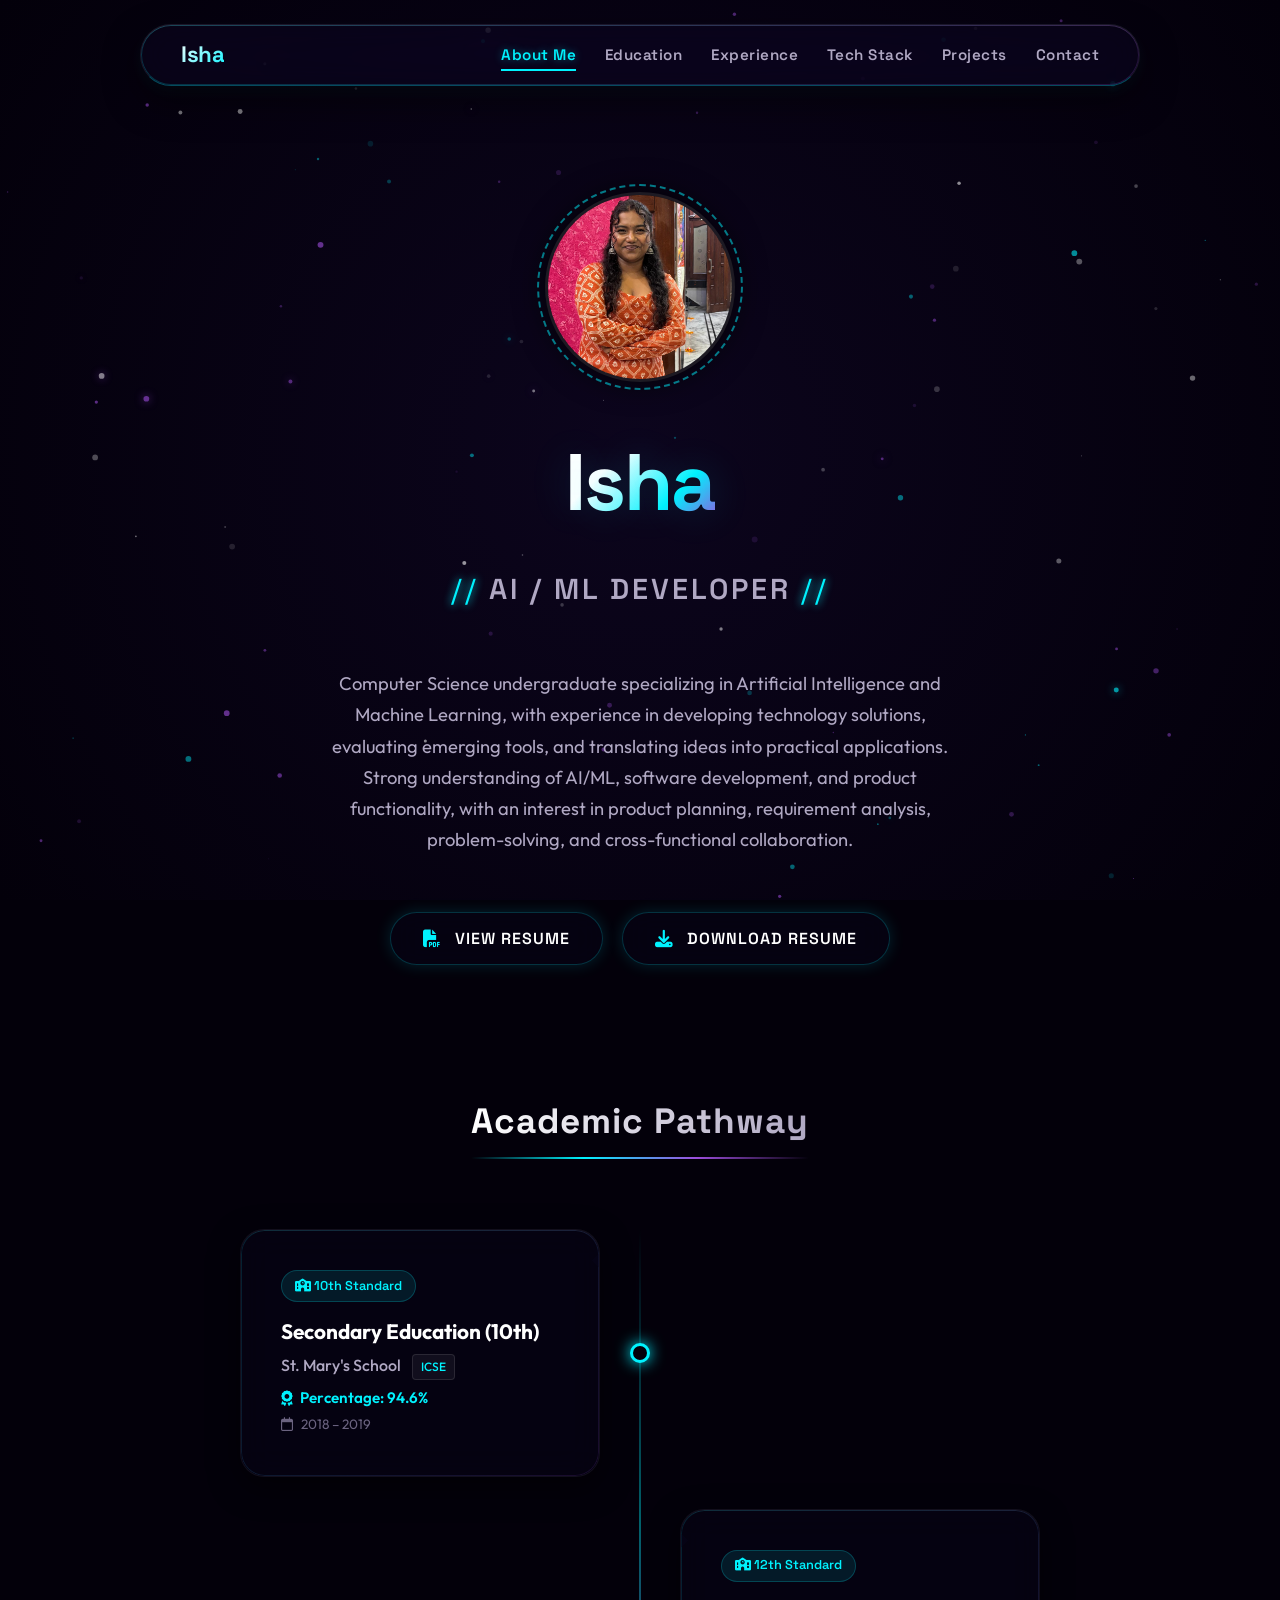
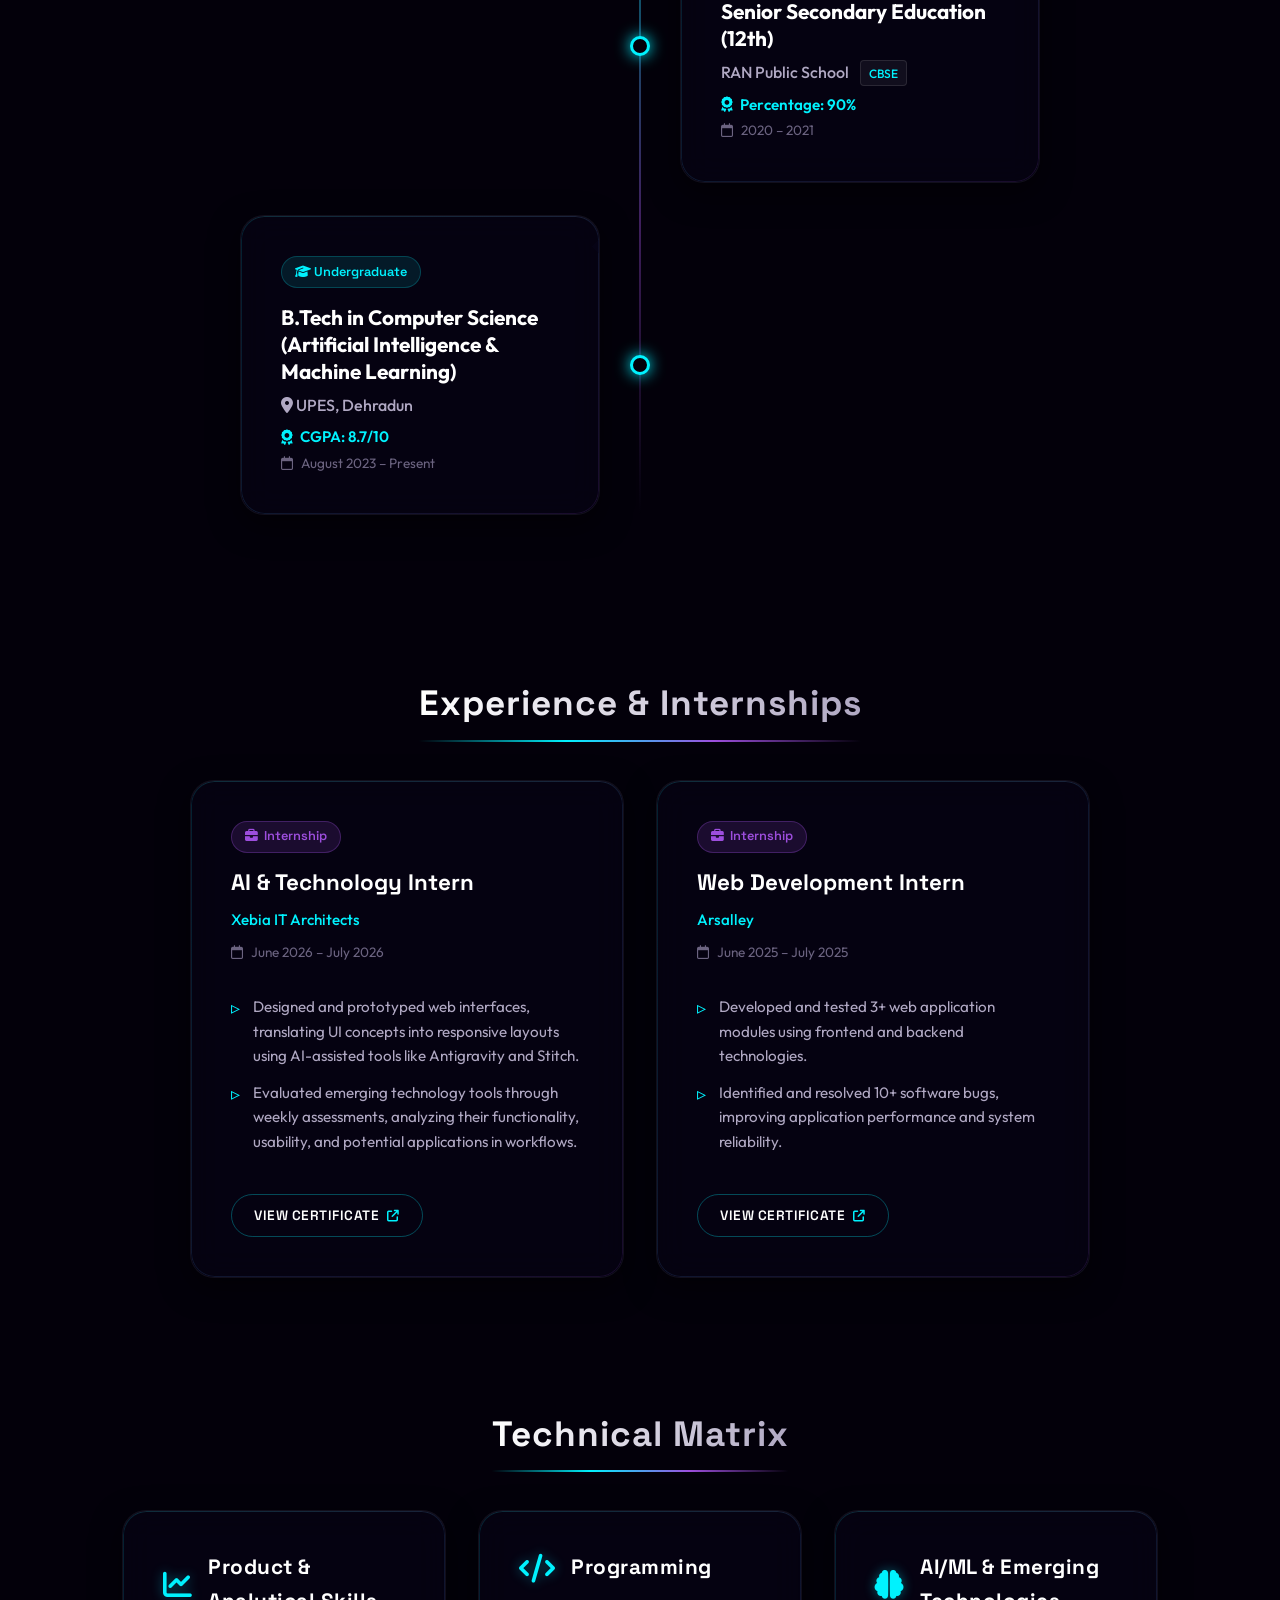
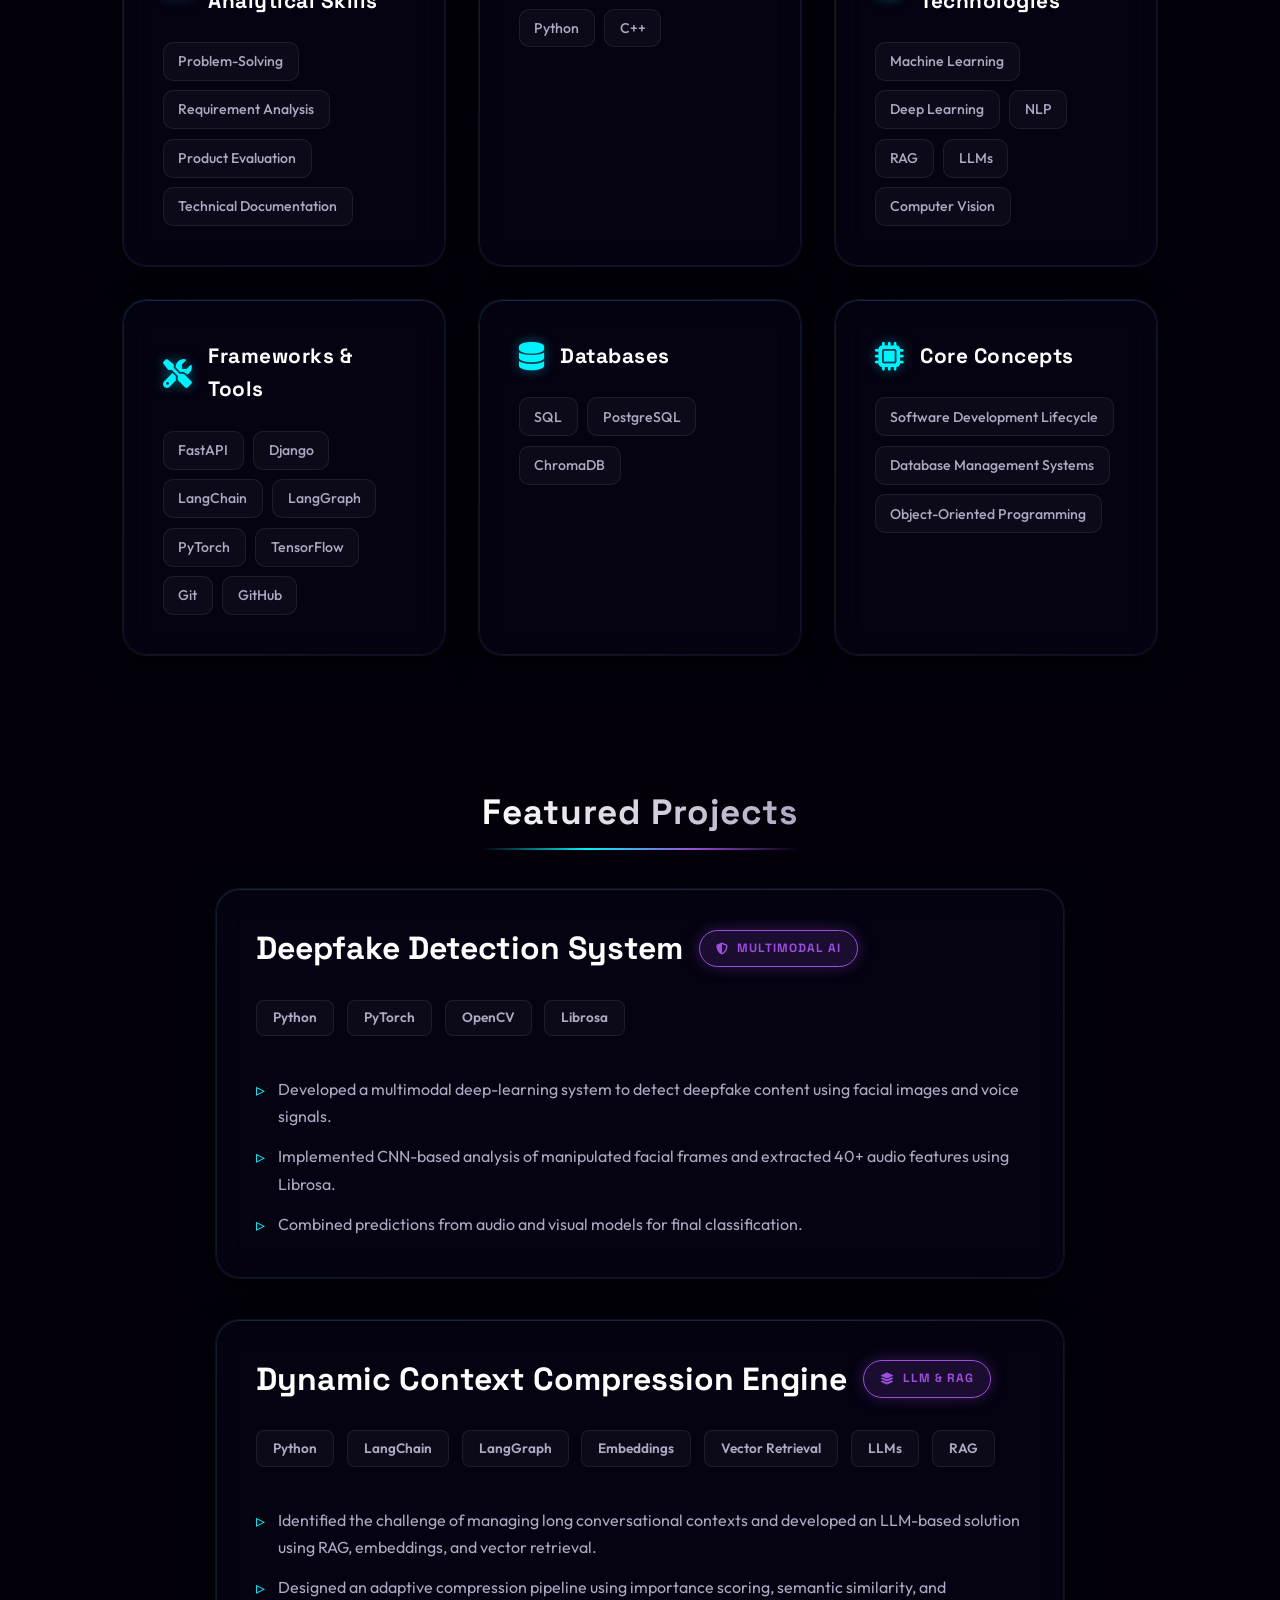
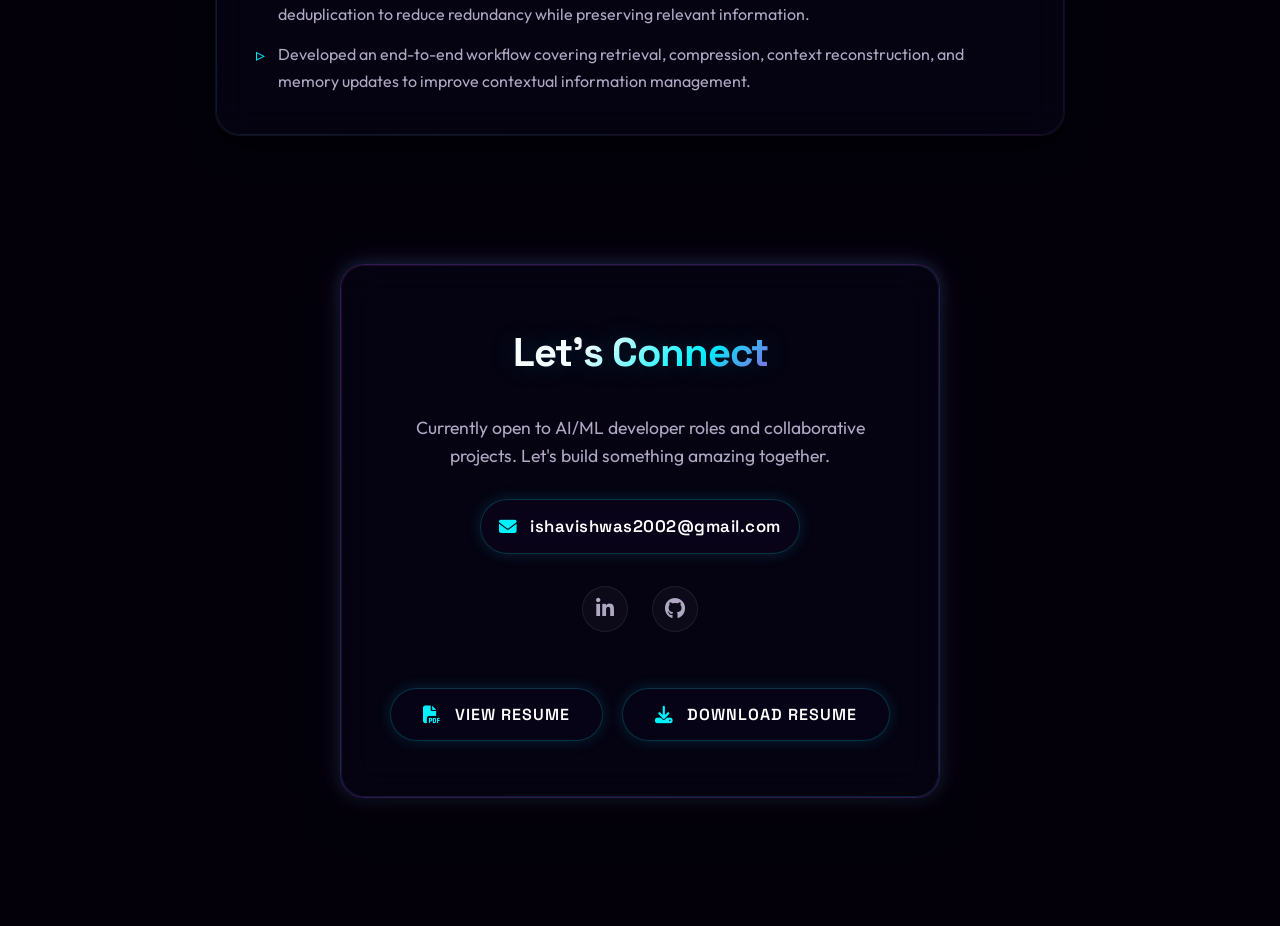
<file: index.html>
<!DOCTYPE html>
<html lang="en">

<head>
  <meta charset="UTF-8">
  <meta name="viewport" content="width=device-width, initial-scale=1.0">
  <meta name="description"
    content="Isha - AI / ML Developer Portfolio. Specializing in intelligent, multimodal deep learning systems, computer vision, and digital media integrity.">
  <title>Isha | AI & ML Developer Portfolio</title>

  <!-- Font Awesome CDN for Glowing Brand Icons -->
  <link rel="stylesheet" href="https://cdnjs.cloudflare.com/ajax/libs/font-awesome/6.4.0/css/all.min.css">

  <!-- Custom Stylesheet -->
  <link rel="stylesheet" href="style.css">
</head>

<body>

  <!-- Interactive Zero-Gravity Canvas Background -->
  <canvas id="particles-canvas"></canvas>

  <!-- Floating Navigation Bar -->
  <nav class="navbar">
    <div class="navbar-container">
      <a href="#about" class="navbar-brand">Isha</a>
      <div class="navbar-links">
        <a href="#about" class="nav-link">About Me</a>
        <a href="#education" class="nav-link">Education</a>
        <a href="#experience" class="nav-link">Experience</a>
        <a href="#tech-stack" class="nav-link">Tech Stack</a>
        <a href="#projects" class="nav-link">Projects</a>
        <a href="#contact" class="nav-link">Contact</a>
      </div>
    </div>
  </nav>

  <!-- Main Viewport Container -->
  <div class="app-container">

    <!-- 1. HERO & ABOUT ME SECTION -->
    <section id="about" class="hero section-entrance">
      <div class="hero-avatar-wrapper">
        <div class="hero-avatar-ring"></div>
        <div class="hero-avatar-glow"></div>
        <!-- In case the image doesn't load or copy failed, we provide a backup fallback -->
        <img src="profile.png" alt="Isha Profile Avatar" class="hero-avatar"
          onerror="this.style.display='none'; document.getElementById('avatar-fallback').style.display='flex';">
        <div id="avatar-fallback" class="hero-avatar-placeholder" style="display: none;">I</div>
      </div>

      <h1 id="hero-title" class="hero-name">Isha</h1>
      <div class="hero-subtitle">AI / ML Developer</div>
      <p id="hero-objective" class="hero-objective">
        Computer Science undergraduate specializing in Artificial Intelligence and Machine Learning, with experience in developing technology solutions, evaluating emerging tools, and translating ideas into practical applications. Strong understanding of AI/ML, software development, and product functionality, with an interest in product planning, requirement analysis, problem-solving, and cross-functional collaboration.
      </p>
      <div class="hero-cta-group">
        <a href="resume_new.pdf" target="_blank" rel="noopener noreferrer" class="cta-btn hero-cta-btn resume-view-btn">
          <i class="fa-solid fa-file-pdf"></i> View Resume
        </a>
        <a href="resume_new.pdf" download="resume_new.pdf" class="cta-btn hero-cta-btn resume-download-btn">
          <i class="fa-solid fa-download"></i> Download Resume
        </a>
      </div>
    </section>

    <!-- 2. EDUCATION SECTION -->
    <section id="education" class="section-entrance">
      <h2 class="section-title">Academic Pathway</h2>

      <div id="education-timeline" class="timeline-container">
        <!-- Node 1: 10th Standard (ICSE) -->
        <div class="timeline-node">
          <div class="timeline-dot"></div>
          <div class="timeline-card glass-card">
            <span class="timeline-tag"><i class="fa-solid fa-school"></i> 10th Standard</span>
            <h3 class="timeline-degree">Secondary Education (10th)</h3>
            <p class="timeline-institution">St. Mary's School <span class="timeline-badge-board">ICSE</span></p>
            <p class="timeline-score"><i class="fa-solid fa-award"></i> Percentage: 94.6%</p>
            <p class="timeline-duration"><i class="fa-regular fa-calendar"></i> 2018 – 2019</p>
          </div>
        </div>

        <!-- Node 2: 12th Standard (CBSE) -->
        <div class="timeline-node">
          <div class="timeline-dot"></div>
          <div class="timeline-card glass-card">
            <span class="timeline-tag"><i class="fa-solid fa-school"></i> 12th Standard</span>
            <h3 class="timeline-degree">Senior Secondary Education (12th)</h3>
            <p class="timeline-institution">RAN Public School <span class="timeline-badge-board">CBSE</span></p>
            <p class="timeline-score"><i class="fa-solid fa-award"></i> Percentage: 90%</p>
            <p class="timeline-duration"><i class="fa-regular fa-calendar"></i> 2020 – 2021</p>
          </div>
        </div>

        <!-- Node 3: B.Tech (Undergrad) -->
        <div class="timeline-node">
          <div class="timeline-dot"></div>
          <div class="timeline-card glass-card">
            <span class="timeline-tag"><i class="fa-solid fa-graduation-cap"></i> Undergraduate</span>
            <h3 class="timeline-degree">B.Tech in Computer Science (Artificial Intelligence & Machine Learning)</h3>
            <p class="timeline-institution" style="color: var(--cyan);">
              <i class="fa-solid fa-location-dot"></i> UPES, Dehradun
            </p>
            <p class="timeline-score"><i class="fa-solid fa-award"></i> CGPA: 8.7/10</p>
            <p class="timeline-duration"><i class="fa-regular fa-calendar"></i> August 2023 – Present</p>
          </div>
        </div>
      </div>
    </section>

    <!-- 2.5 EXPERIENCE & INTERNSHIPS SECTION -->
    <section id="experience" class="section-entrance">
      <h2 class="section-title">Experience & Internships</h2>

      <div id="experience-grid" class="experience-grid">
        <!-- Card 1: Xebia IT Architects -->
        <div class="experience-card glass-card">
          <div class="card-header-wrapper">
            <span class="experience-tag"><i class="fa-solid fa-briefcase"></i> Internship</span>
            <h3 class="experience-card-title">AI & Technology Intern</h3>
            <h4 class="experience-card-subtitle">Xebia IT Architects</h4>
            <p class="experience-duration"><i class="fa-regular fa-calendar"></i> June 2026 – July 2026</p>
          </div>
          <ul class="experience-bullets">
            <li>Designed and prototyped web interfaces, translating UI concepts into responsive layouts using AI-assisted tools like Antigravity and Stitch.</li>
            <li>Evaluated emerging technology tools through weekly assessments, analyzing their functionality, usability, and potential applications in workflows.</li>
          </ul>
          <a href="Xebia_Certificate.pdf" target="_blank" rel="noopener noreferrer" class="outline-btn">
            View Certificate <i class="fa-solid fa-arrow-up-right-from-square"></i>
          </a>
        </div>

        <!-- Card 2: Arsalley -->
        <div class="experience-card glass-card">
          <div class="card-header-wrapper">
            <span class="experience-tag"><i class="fa-solid fa-briefcase"></i> Internship</span>
            <h3 class="experience-card-title">Web Development Intern</h3>
            <h4 class="experience-card-subtitle">Arsalley</h4>
            <p class="experience-duration"><i class="fa-regular fa-calendar"></i> June 2025 – July 2025</p>
          </div>
          <ul class="experience-bullets">
            <li>Developed and tested 3+ web application modules using frontend and backend technologies.</li>
            <li>Identified and resolved 10+ software bugs, improving application performance and system reliability.</li>
          </ul>
          <a href="Copy of completion letter Arsalley.pdf" target="_blank" rel="noopener noreferrer" class="outline-btn">
            View Certificate <i class="fa-solid fa-arrow-up-right-from-square"></i>
          </a>
        </div>
      </div>
    </section>

    <!-- 3. TECH STACK SECTION -->
    <section id="tech-stack" class="section-entrance">
      <h2 class="section-title">Technical Matrix</h2>

      <div id="tech-grid" class="tech-grid">
        <!-- Card 1: Product & Analytical Skills -->
        <div class="tech-card glass-card">
          <div class="tech-card-header">
            <i class="fa-solid fa-chart-line tech-icon"></i>
            <h3 class="tech-card-title">Product & Analytical Skills</h3>
          </div>
          <div class="tech-pills">
            <span class="tech-pill">Problem-Solving</span>
            <span class="tech-pill">Requirement Analysis</span>
            <span class="tech-pill">Product Evaluation</span>
            <span class="tech-pill">Technical Documentation</span>
          </div>
        </div>

        <!-- Card 2: Programming -->
        <div class="tech-card glass-card">
          <div class="tech-card-header">
            <i class="fa-solid fa-code tech-icon"></i>
            <h3 class="tech-card-title">Programming</h3>
          </div>
          <div class="tech-pills">
            <span class="tech-pill">Python</span>
            <span class="tech-pill">C++</span>
          </div>
        </div>

        <!-- Card 3: AI/ML & Emerging Technologies -->
        <div class="tech-card glass-card">
          <div class="tech-card-header">
            <i class="fa-solid fa-brain tech-icon"></i>
            <h3 class="tech-card-title">AI/ML & Emerging Technologies</h3>
          </div>
          <div class="tech-pills">
            <span class="tech-pill">Machine Learning</span>
            <span class="tech-pill">Deep Learning</span>
            <span class="tech-pill">NLP</span>
            <span class="tech-pill">RAG</span>
            <span class="tech-pill">LLMs</span>
            <span class="tech-pill">Computer Vision</span>
          </div>
        </div>

        <!-- Card 4: Frameworks & Tools -->
        <div class="tech-card glass-card">
          <div class="tech-card-header">
            <i class="fa-solid fa-screwdriver-wrench tech-icon"></i>
            <h3 class="tech-card-title">Frameworks & Tools</h3>
          </div>
          <div class="tech-pills">
            <span class="tech-pill">FastAPI</span>
            <span class="tech-pill">Django</span>
            <span class="tech-pill">LangChain</span>
            <span class="tech-pill">LangGraph</span>
            <span class="tech-pill">PyTorch</span>
            <span class="tech-pill">TensorFlow</span>
            <span class="tech-pill">Git</span>
            <span class="tech-pill">GitHub</span>
          </div>
        </div>

        <!-- Card 5: Databases -->
        <div class="tech-card glass-card">
          <div class="tech-card-header">
            <i class="fa-solid fa-database tech-icon"></i>
            <h3 class="tech-card-title">Databases</h3>
          </div>
          <div class="tech-pills">
            <span class="tech-pill">SQL</span>
            <span class="tech-pill">PostgreSQL</span>
            <span class="tech-pill">ChromaDB</span>
          </div>
        </div>

        <!-- Card 6: Core Concepts -->
        <div class="tech-card glass-card">
          <div class="tech-card-header">
            <i class="fa-solid fa-microchip tech-icon"></i>
            <h3 class="tech-card-title">Core Concepts</h3>
          </div>
          <div class="tech-pills">
            <span class="tech-pill">Software Development Lifecycle</span>
            <span class="tech-pill">Database Management Systems</span>
            <span class="tech-pill">Object-Oriented Programming</span>
          </div>
        </div>
      </div>
    </section>

    <!-- 4. FEATURED PROJECT SECTION -->
    <section id="projects" class="section-entrance">
      <h2 class="section-title">Featured Projects</h2>

      <div id="project-container" class="project-container">
        <!-- Project 1: Deepfake Detection System -->
        <div class="project-card glass-card">
          <div class="project-header">
            <div class="project-title-wrapper">
              <h3 class="project-title">Deepfake Detection System</h3>
              <span class="badge-copyright">
                <i class="fa-solid fa-shield-halved"></i> Multimodal AI
              </span>
            </div>
          </div>

          <div class="project-tech-tags">
            <span class="tag-project">Python</span>
            <span class="tag-project">PyTorch</span>
            <span class="tag-project">OpenCV</span>
            <span class="tag-project">Librosa</span>
          </div>

          <ul class="project-bullets">
            <li>Developed a multimodal deep-learning system to detect deepfake content using facial images and voice signals.</li>
            <li>Implemented CNN-based analysis of manipulated facial frames and extracted 40+ audio features using Librosa.</li>
            <li>Combined predictions from audio and visual models for final classification.</li>
          </ul>
        </div>

        <!-- Project 2: Dynamic Context Compression Engine -->
        <div class="project-card glass-card">
          <div class="project-header">
            <div class="project-title-wrapper">
              <h3 class="project-title">Dynamic Context Compression Engine</h3>
              <span class="badge-copyright">
                <i class="fa-solid fa-layer-group"></i> LLM & RAG
              </span>
            </div>
          </div>

          <div class="project-tech-tags">
            <span class="tag-project">Python</span>
            <span class="tag-project">LangChain</span>
            <span class="tag-project">LangGraph</span>
            <span class="tag-project">Embeddings</span>
            <span class="tag-project">Vector Retrieval</span>
            <span class="tag-project">LLMs</span>
            <span class="tag-project">RAG</span>
          </div>

          <ul class="project-bullets">
            <li>Identified the challenge of managing long conversational contexts and developed an LLM-based solution using RAG, embeddings, and vector retrieval.</li>
            <li>Designed an adaptive compression pipeline using importance scoring, semantic similarity, and deduplication to reduce redundancy while preserving relevant information.</li>
            <li>Developed an end-to-end workflow covering retrieval, compression, context reconstruction, and memory updates to improve contextual information management.</li>
          </ul>
        </div>
      </div>
    </section>

    <!-- 5. CONTACT SECTION -->
    <section id="contact" class="section-entrance contact-section">
      <div class="contact-card glass-card">
        <h2 class="contact-headline">Let's Connect</h2>
        <p class="contact-text">
          Currently open to AI/ML developer roles and collaborative projects. Let's build something amazing together.
        </p>

        <div class="contact-actions">
          <!-- Email Button -->
          <a href="mailto:ishavishwas2002@gmail.com" class="email-btn cta-btn">
            <i class="fa-solid fa-envelope"></i> ishavishwas2002@gmail.com
          </a>

          <!-- Social Icons Row -->
          <div class="contact-socials">
            <a href="https://linkedin.com/in/isha8a556b23a" target="_blank" rel="noopener noreferrer"
              class="social-link linkedin" data-tooltip="LinkedIn Connect">
              <i class="fa-brands fa-linkedin-in"></i>
            </a>
            <a href="https://github.com/IshaVishwas" target="_blank" rel="noopener noreferrer"
              class="social-link github" data-tooltip="GitHub Directory">
              <i class="fa-brands fa-github"></i>
            </a>
          </div>

          <!-- Resume Action Buttons -->
          <div class="contact-cta-group">
            <a href="resume_new.pdf" target="_blank" rel="noopener noreferrer" class="cta-btn hero-cta-btn resume-view-btn">
              <i class="fa-solid fa-file-pdf"></i> View Resume
            </a>
            <a href="resume_new.pdf" download="resume_new.pdf" class="cta-btn hero-cta-btn resume-download-btn">
              <i class="fa-solid fa-download"></i> Download Resume
            </a>
          </div>
        </div>
      </div>
    </section>

  </div>

  <!-- Centralized Portfolio Data Source -->
  <script src="portfolio-data.js"></script>
  <!-- Interactive JavaScript -->
  <script src="script.js"></script>
</body>

</html>
</file>
<file: style.css>
@import url('https://fonts.googleapis.com/css2?family=Outfit:wght@300;400;600;800&family=Space+Grotesk:wght@400;700&display=swap');

:root {
  --bg-dark: #03000a;
  --bg-cosmic: radial-gradient(circle at 50% 50%, #0c051d 0%, #03000a 100%);
  --cyan: #00f2fe;
  --purple: #9d4edd;
  --purple-glow: rgba(157, 78, 221, 0.4);
  --cyan-glow: rgba(0, 242, 254, 0.4);
  --text-primary: #ffffff;
  --text-secondary: #b0a8c3;
  --text-muted: #6b6380;
  --glass-bg: rgba(10, 5, 27, 0.45);
  --glass-border: rgba(255, 255, 255, 0.05);
  --glass-border-cyan: rgba(0, 242, 254, 0.2);
  --glass-border-purple: rgba(157, 78, 221, 0.2);
  --transition-smooth: all 0.4s cubic-bezier(0.16, 1, 0.3, 1);
  --font-display: 'Space Grotesk', sans-serif;
  --font-body: 'Outfit', sans-serif;
}

/* Reset & Base Styles */
* {
  box-sizing: border-box;
  margin: 0;
  padding: 0;
}

html {
  scroll-behavior: smooth;
  background-color: var(--bg-dark);
  font-family: var(--font-body);
  color: var(--text-primary);
  overflow-x: hidden;
}

body {
  min-height: 100vh;
  background: var(--bg-cosmic);
  background-attachment: fixed;
  position: relative;
  line-height: 1.6;
  -webkit-font-smoothing: antialiased;
}

/* Scrollbar Customization */
::-webkit-scrollbar {
  width: 8px;
}

::-webkit-scrollbar-track {
  background: rgba(3, 0, 10, 0.6);
}

::-webkit-scrollbar-thumb {
  background: rgba(157, 78, 221, 0.2);
  border-radius: 4px;
  border: 1px solid rgba(0, 242, 254, 0.1);
}

::-webkit-scrollbar-thumb:hover {
  background: rgba(0, 242, 254, 0.4);
  box-shadow: 0 0 10px var(--cyan);
}

/* Canvas Background */
#particles-canvas {
  position: fixed;
  top: 0;
  left: 0;
  width: 100%;
  height: 100%;
  z-index: 0;
  pointer-events: none;
}

/* Main Layout Wrapper */
.app-container {
  position: relative;
  z-index: 1;
  max-width: 1100px;
  margin: 0 auto;
  padding: 8rem 2rem 8rem 2rem;
  display: flex;
  flex-direction: column;
  gap: 8rem;
}

/* Antigravity Glassmorphism Card System */
.glass-card {
  background: var(--glass-bg);
  backdrop-filter: blur(16px);
  -webkit-backdrop-filter: blur(16px);
  border: 1px solid var(--glass-border);
  border-radius: 24px;
  padding: 2.5rem;
  position: relative;
  overflow: hidden;
  transition: var(--transition-smooth);
  box-shadow: 0 10px 30px rgba(0, 0, 0, 0.5),
              inset 0 1px 0 rgba(255, 255, 255, 0.05);
}

.glass-card::before {
  content: '';
  position: absolute;
  top: 0;
  left: 0;
  right: 0;
  bottom: 0;
  border-radius: 24px;
  padding: 1px;
  background: linear-gradient(135deg, var(--glass-border-cyan), var(--glass-border-purple));
  -webkit-mask: linear-gradient(#fff 0 0) content-box, linear-gradient(#fff 0 0);
  mask: linear-gradient(#fff 0 0) content-box, linear-gradient(#fff 0 0);
  -webkit-mask-composite: xor;
  mask-composite: exclude;
  pointer-events: none;
  transition: var(--transition-smooth);
  opacity: 0.7;
}

.glass-card:hover {
  transform: translateY(-8px);
  box-shadow: 0 20px 40px rgba(0, 0, 0, 0.6),
              0 0 30px rgba(157, 78, 221, 0.15),
              0 0 15px rgba(0, 242, 254, 0.1);
  background: rgba(14, 7, 36, 0.55);
}

.glass-card:hover::before {
  opacity: 1;
  background: linear-gradient(135deg, var(--cyan), var(--purple));
}

/* Animations */
@keyframes levitate {
  0% {
    transform: translateY(0px);
  }
  50% {
    transform: translateY(-12px);
  }
  100% {
    transform: translateY(0px);
  }
}

@keyframes slow-spin {
  from {
    transform: rotate(0deg);
  }
  to {
    transform: rotate(360deg);
  }
}

@keyframes glow-pulse {
  0%, 100% {
    box-shadow: 0 0 20px rgba(0, 242, 254, 0.2), 0 0 40px rgba(157, 78, 221, 0.1);
  }
  50% {
    box-shadow: 0 0 35px rgba(0, 242, 254, 0.4), 0 0 60px rgba(157, 78, 221, 0.3);
  }
}

/* Section Common Styling */
.section-title {
  font-family: var(--font-display);
  font-size: 2.2rem;
  font-weight: 700;
  margin-bottom: 3rem;
  text-align: center;
  position: relative;
  display: inline-block;
  left: 50%;
  transform: translateX(-50%);
  letter-spacing: 1px;
  background: linear-gradient(to right, var(--text-primary), var(--text-secondary));
  -webkit-background-clip: text;
  -webkit-text-fill-color: transparent;
}

.section-title::after {
  content: '';
  position: absolute;
  bottom: -10px;
  left: 0;
  width: 100%;
  height: 2px;
  background: linear-gradient(to right, transparent, var(--cyan), var(--purple), transparent);
}

/* 1. Hero Section */
.hero {
  display: flex;
  flex-direction: column;
  align-items: center;
  text-align: center;
  padding-top: 4rem;
  gap: 2rem;
}

.hero-avatar-wrapper {
  position: relative;
  width: 190px;
  height: 190px;
  margin-bottom: 1.5rem;
  animation: levitate 6s ease-in-out infinite;
}

.hero-avatar-ring {
  position: absolute;
  top: -8px;
  left: -8px;
  right: -8px;
  bottom: -8px;
  border-radius: 50%;
  border: 2px dashed rgba(0, 242, 254, 0.5);
  animation: slow-spin 20s linear infinite;
  pointer-events: none;
}

.hero-avatar-glow {
  position: absolute;
  top: 0;
  left: 0;
  width: 100%;
  height: 100%;
  border-radius: 50%;
  animation: glow-pulse 4s ease-in-out infinite;
  z-index: -1;
}

.hero-avatar {
  width: 100%;
  height: 100%;
  border-radius: 50%;
  border: 3px solid rgba(255, 255, 255, 0.1);
  background: var(--bg-dark);
  object-fit: cover;
  object-position: center 20%;
  aspect-ratio: 1 / 1;
  overflow: hidden;
  box-shadow: 0 0 30px rgba(0, 0, 0, 0.8);
}

/* Fallback letter avatar style if image is missing */
.hero-avatar-placeholder {
  width: 100%;
  height: 100%;
  border-radius: 50%;
  border: 3px solid rgba(255, 255, 255, 0.1);
  background: radial-gradient(circle at center, #1b0a3a, #03000a);
  display: flex;
  align-items: center;
  justify-content: center;
  font-family: var(--font-display);
  font-size: 4rem;
  font-weight: 700;
  color: var(--cyan);
  text-shadow: 0 0 15px var(--cyan);
}

.hero-name {
  font-family: var(--font-display);
  font-size: 5rem;
  font-weight: 800;
  line-height: 1.1;
  letter-spacing: -2px;
  background: linear-gradient(135deg, #ffffff 30%, var(--cyan) 70%, var(--purple) 100%);
  -webkit-background-clip: text;
  -webkit-text-fill-color: transparent;
  text-shadow: 0 0 40px rgba(0, 242, 254, 0.15);
  margin-bottom: 0.5rem;
}

.hero-subtitle {
  font-family: var(--font-display);
  font-size: 1.8rem;
  font-weight: 600;
  color: var(--text-secondary);
  letter-spacing: 3px;
  text-transform: uppercase;
  margin-bottom: 1.5rem;
  position: relative;
  display: inline-block;
}

.hero-subtitle::before,
.hero-subtitle::after {
  content: '//';
  color: var(--cyan);
  margin: 0 10px;
  font-weight: 400;
  text-shadow: 0 0 8px var(--cyan);
}

.hero-objective {
  max-width: 650px;
  font-size: 1.15rem;
  color: var(--text-secondary);
  line-height: 1.7;
}

/* 2. Education Section */
.timeline-container {
  position: relative;
  max-width: 800px;
  margin: 0 auto;
}

.timeline-container::before {
  content: '';
  position: absolute;
  top: 0;
  left: 50%;
  transform: translateX(-50%);
  width: 2px;
  height: 100%;
  background: linear-gradient(to bottom, transparent, rgba(0, 242, 254, 0.4), rgba(157, 78, 221, 0.4), transparent);
}

.timeline-node {
  display: flex;
  justify-content: center;
  align-items: center;
  position: relative;
  z-index: 2;
  margin: 2rem 0;
}

.timeline-dot {
  position: absolute;
  left: 50%;
  transform: translateX(-50%);
  width: 20px;
  height: 20px;
  border-radius: 50%;
  background: var(--bg-dark);
  border: 3px solid var(--cyan);
  box-shadow: 0 0 15px var(--cyan);
  z-index: 3;
}

.timeline-card {
  width: 45%;
  margin-left: auto;
  position: relative;
}

.timeline-card::after {
  content: '';
  position: absolute;
  top: 25px;
  left: -10px;
  width: 10px;
  height: 10px;
  background: var(--glass-bg);
  border-left: 1px solid var(--glass-border-cyan);
  border-bottom: 1px solid var(--glass-border-cyan);
  transform: rotate(45deg);
  backdrop-filter: blur(16px);
}

.timeline-tag {
  display: inline-block;
  padding: 0.3rem 0.8rem;
  font-size: 0.8rem;
  font-weight: 600;
  color: var(--cyan);
  background: rgba(0, 242, 254, 0.1);
  border: 1px solid rgba(0, 242, 254, 0.2);
  border-radius: 50px;
  margin-bottom: 1rem;
  font-family: var(--font-display);
}

.timeline-degree {
  font-size: 1.3rem;
  font-weight: 700;
  margin-bottom: 0.5rem;
  line-height: 1.3;
}

.timeline-institution {
  color: var(--text-secondary);
  font-weight: 500;
  font-size: 1rem;
}

.timeline-score {
  color: var(--cyan);
  font-size: 0.95rem;
  font-weight: 600;
  margin-top: 0.4rem;
  display: flex;
  align-items: center;
  gap: 0.5rem;
}

.timeline-duration {
  color: var(--text-muted);
  font-size: 0.85rem;
  margin-top: 0.2rem;
  display: flex;
  align-items: center;
  gap: 0.5rem;
}

.timeline-badge-board {
  display: inline-block;
  padding: 0.15rem 0.5rem;
  font-size: 0.75rem;
  background: rgba(255, 255, 255, 0.05);
  border: 1px solid rgba(255, 255, 255, 0.1);
  border-radius: 4px;
  color: var(--cyan);
  margin-left: 0.5rem;
}

@media (min-width: 769px) {
  .timeline-node:nth-child(odd) .timeline-card {
    margin-right: auto;
    margin-left: 0;
  }
  .timeline-node:nth-child(odd) .timeline-card::after {
    left: auto;
    right: -6px;
    transform: rotate(45deg);
    border-left: none;
    border-bottom: none;
    border-right: 1px solid var(--glass-border-cyan);
    border-top: 1px solid var(--glass-border-cyan);
  }
  .timeline-node:nth-child(even) .timeline-card {
    margin-left: auto;
    margin-right: 0;
  }
  .timeline-node:nth-child(even) .timeline-card::after {
    left: -6px;
    right: auto;
    transform: rotate(45deg);
    border-left: 1px solid var(--glass-border-cyan);
    border-bottom: 1px solid var(--glass-border-cyan);
    border-right: none;
    border-top: none;
  }
}

/* 3. Tech Stack Section */
.tech-grid {
  display: grid;
  grid-template-columns: repeat(auto-fit, minmax(280px, 1fr));
  gap: 2rem;
}

.tech-card {
  display: flex;
  flex-direction: column;
  gap: 1.5rem;
}

.tech-card-header {
  display: flex;
  align-items: center;
  gap: 1rem;
}

.tech-icon {
  font-size: 1.8rem;
  color: var(--cyan);
  text-shadow: 0 0 12px var(--cyan-glow);
}

.tech-card-title {
  font-family: var(--font-display);
  font-size: 1.3rem;
  font-weight: 700;
  letter-spacing: 0.5px;
}

.tech-list {
  display: flex;
  flex-direction: column;
  gap: 0.8rem;
}

.tech-item {
  display: flex;
  justify-content: space-between;
  align-items: center;
  padding: 0.6rem 1rem;
  background: rgba(255, 255, 255, 0.02);
  border: 1px solid rgba(255, 255, 255, 0.05);
  border-radius: 12px;
  font-weight: 500;
  transition: var(--transition-smooth);
}

.tech-item:hover {
  background: rgba(0, 242, 254, 0.05);
  border-color: rgba(0, 242, 254, 0.2);
  transform: translateX(5px);
}

.tech-level-bar {
  width: 40%;
  height: 6px;
  background: rgba(255, 255, 255, 0.08);
  border-radius: 10px;
  position: relative;
  overflow: hidden;
}

.tech-level-fill {
  height: 100%;
  background: linear-gradient(to right, var(--purple), var(--cyan));
  border-radius: 10px;
}

.tech-pills {
  display: flex;
  flex-wrap: wrap;
  gap: 0.6rem;
}

.tech-pill {
  padding: 0.45rem 0.9rem;
  background: rgba(255, 255, 255, 0.03);
  border: 1px solid rgba(255, 255, 255, 0.08);
  border-radius: 10px;
  font-size: 0.88rem;
  font-weight: 500;
  color: var(--text-secondary);
  transition: var(--transition-smooth);
  display: inline-flex;
  align-items: center;
}

.tech-pill:hover {
  background: rgba(0, 242, 254, 0.1);
  border-color: var(--cyan);
  color: #ffffff;
  transform: translateY(-2px);
  box-shadow: 0 0 12px rgba(0, 242, 254, 0.25);
}

/* 4. Featured Project Section */
.project-container {
  max-width: 850px;
  margin: 0 auto;
  display: flex;
  flex-direction: column;
  gap: 2.5rem;
}
}

.project-card {
  border-color: var(--glass-border-purple);
  padding: 3rem;
}

.project-header {
  display: flex;
  justify-content: space-between;
  align-items: flex-start;
  flex-wrap: wrap;
  gap: 1.5rem;
  margin-bottom: 2rem;
}

.project-title-wrapper {
  display: flex;
  align-items: center;
  gap: 1rem;
  flex-wrap: wrap;
}

.project-title {
  font-family: var(--font-display);
  font-size: 2rem;
  font-weight: 700;
  color: var(--text-primary);
  line-height: 1.2;
}

.badge-copyright {
  display: inline-flex;
  align-items: center;
  gap: 0.5rem;
  padding: 0.5rem 1rem;
  font-size: 0.75rem;
  font-weight: 700;
  text-transform: uppercase;
  letter-spacing: 1px;
  border-radius: 50px;
  background: rgba(157, 78, 221, 0.15);
  border: 1px solid var(--purple);
  color: var(--purple);
  box-shadow: 0 0 15px rgba(157, 78, 221, 0.3);
  animation: pulse-glow-purple 2s infinite ease-in-out;
  font-family: var(--font-display);
}

@keyframes pulse-glow-purple {
  0%, 100% {
    box-shadow: 0 0 10px rgba(157, 78, 221, 0.3);
    border-color: rgba(157, 78, 221, 0.8);
  }
  50% {
    box-shadow: 0 0 20px rgba(157, 78, 221, 0.6);
    border-color: var(--purple);
  }
}

.project-description {
  font-size: 1.15rem;
  color: var(--text-secondary);
  line-height: 1.8;
  margin-bottom: 2.5rem;
}

.project-tech-tags {
  display: flex;
  flex-wrap: wrap;
  gap: 0.8rem;
  margin-bottom: 2.5rem;
}

.tag-project {
  font-size: 0.85rem;
  font-weight: 600;
  padding: 0.4rem 1rem;
  border-radius: 8px;
  background: rgba(255, 255, 255, 0.03);
  border: 1px solid rgba(255, 255, 255, 0.08);
  color: var(--text-secondary);
  transition: var(--transition-smooth);
}

.tag-project:hover {
  background: rgba(157, 78, 221, 0.08);
  border-color: rgba(157, 78, 221, 0.3);
  color: #ffffff;
}

.project-features-grid {
  display: grid;
  grid-template-columns: repeat(auto-fit, minmax(200px, 1fr));
  gap: 1.5rem;
}

.feature-node {
  background: rgba(255, 255, 255, 0.015);
  border: 1px solid rgba(255, 255, 255, 0.04);
  border-radius: 16px;
  padding: 1.5rem;
  transition: var(--transition-smooth);
}

.feature-node:hover {
  background: rgba(0, 242, 254, 0.02);
  border-color: rgba(0, 242, 254, 0.15);
  transform: scale(1.02);
}

.feature-icon-wrapper {
  width: 40px;
  height: 40px;
  border-radius: 10px;
  background: rgba(0, 242, 254, 0.1);
  display: flex;
  align-items: center;
  justify-content: center;
  margin-bottom: 1rem;
  color: var(--cyan);
}

.feature-node:nth-child(2) .feature-icon-wrapper {
  background: rgba(157, 78, 221, 0.1);
  color: var(--purple);
}

.feature-title {
  font-family: var(--font-display);
  font-size: 1.1rem;
  font-weight: 700;
  margin-bottom: 0.5rem;
}

.feature-desc {
  font-size: 0.9rem;
  color: var(--text-muted);
}

.project-bullets {
  list-style: none;
  display: flex;
  flex-direction: column;
  gap: 0.8rem;
}

.project-bullets li {
  position: relative;
  padding-left: 1.4rem;
  font-size: 1rem;
  color: var(--text-secondary);
  line-height: 1.7;
}

.project-bullets li::before {
  content: '▹';
  position: absolute;
  left: 0;
  color: var(--cyan);
  font-size: 1.1rem;
  line-height: 1.6;
}

/* 5. Footer/Contact Navigation Dock */
.footer-dock-wrapper {
  position: fixed;
  bottom: 2rem;
  left: 50%;
  transform: translateX(-50%);
  z-index: 100;
  width: auto;
}

.footer-dock {
  background: rgba(10, 5, 27, 0.6);
  backdrop-filter: blur(20px) saturate(180%);
  -webkit-backdrop-filter: blur(20px) saturate(180%);
  border: 1px solid rgba(255, 255, 255, 0.08);
  border-radius: 50px;
  padding: 0.75rem 2rem;
  display: flex;
  align-items: center;
  gap: 2rem;
  box-shadow: 0 20px 50px rgba(0, 0, 0, 0.7),
              inset 0 1px 0 rgba(255, 255, 255, 0.1);
  animation: levitate 5s ease-in-out infinite;
}

.footer-dock::before {
  content: '';
  position: absolute;
  top: 0;
  left: 0;
  right: 0;
  bottom: 0;
  border-radius: 50px;
  padding: 1px;
  background: linear-gradient(to right, rgba(0, 242, 254, 0.3), rgba(157, 78, 221, 0.3));
  -webkit-mask: linear-gradient(#fff 0 0) content-box, linear-gradient(#fff 0 0);
  mask: linear-gradient(#fff 0 0) content-box, linear-gradient(#fff 0 0);
  -webkit-mask-composite: xor;
  mask-composite: exclude;
  pointer-events: none;
}

.dock-text {
  font-family: var(--font-display);
  font-size: 0.9rem;
  font-weight: 600;
  letter-spacing: 1px;
  text-transform: uppercase;
  color: var(--text-secondary);
  border-right: 1px solid rgba(255, 255, 255, 0.1);
  padding-right: 1.5rem;
}

.dock-links {
  display: flex;
  align-items: center;
  gap: 1.5rem;
}

.dock-link {
  display: flex;
  align-items: center;
  justify-content: center;
  width: 44px;
  height: 44px;
  border-radius: 50%;
  background: rgba(255, 255, 255, 0.03);
  border: 1px solid rgba(255, 255, 255, 0.08);
  color: var(--text-secondary);
  font-size: 1.25rem;
  text-decoration: none;
  transition: var(--transition-smooth);
  position: relative;
}

.dock-link:hover {
  color: #ffffff;
  transform: translateY(-5px);
  background: rgba(0, 242, 254, 0.1);
  border-color: var(--cyan);
  box-shadow: 0 0 15px var(--cyan);
}

.dock-link.github:hover {
  background: rgba(157, 78, 221, 0.1);
  border-color: var(--purple);
  box-shadow: 0 0 15px var(--purple);
}

/* Tooltip */
.dock-link::after,
.dock-cta-btn::after {
  content: attr(data-tooltip);
  position: absolute;
  bottom: 60px;
  left: 50%;
  transform: translateX(-50%) translateY(10px);
  padding: 0.4rem 0.8rem;
  background: var(--bg-dark);
  border: 1px solid rgba(255, 255, 255, 0.1);
  border-radius: 8px;
  color: #fff;
  font-size: 0.75rem;
  font-weight: 600;
  white-space: nowrap;
  pointer-events: none;
  opacity: 0;
  transition: var(--transition-smooth);
}

.dock-link:hover::after,
.dock-cta-btn:hover::after {
  opacity: 1;
  transform: translateX(-50%) translateY(0);
}

/* CTA Buttons (Hero & Footer Dock) */
.cta-btn {
  display: inline-flex;
  align-items: center;
  gap: 0.8rem;
  padding: 0.8rem 2rem;
  font-family: var(--font-display);
  font-size: 1rem;
  font-weight: 600;
  text-transform: uppercase;
  letter-spacing: 1px;
  color: var(--text-primary);
  text-decoration: none;
  background: var(--glass-bg);
  backdrop-filter: blur(16px);
  -webkit-backdrop-filter: blur(16px);
  border: 1px solid var(--glass-border-cyan);
  border-radius: 50px;
  box-shadow: 0 0 15px rgba(0, 242, 254, 0.15);
  transition: var(--transition-smooth);
  cursor: pointer;
  position: relative;
}

.cta-btn:hover {
  transform: translateY(-5px);
  background: rgba(0, 242, 254, 0.15);
  border-color: var(--cyan);
  box-shadow: 0 0 25px rgba(0, 242, 254, 0.5), 
              0 0 10px rgba(0, 242, 254, 0.25);
}

.cta-btn i {
  color: var(--cyan);
  font-size: 1.1rem;
  transition: var(--transition-smooth);
}

.cta-btn:hover i {
  transform: scale(1.1);
  text-shadow: 0 0 8px var(--cyan);
}

.hero-cta-btn {
  margin-top: 1.5rem;
}

.hero-cta-group,
.contact-cta-group {
  display: flex;
  gap: 1.2rem;
  justify-content: center;
  align-items: center;
  flex-wrap: wrap;
  margin-top: 1.5rem;
}

.hero-cta-group .hero-cta-btn,
.contact-cta-group .hero-cta-btn {
  margin-top: 0;
}

.dock-cta-btn {
  display: inline-flex;
  align-items: center;
  gap: 0.6rem;
  padding: 0.6rem 1.4rem;
  font-family: var(--font-display);
  font-size: 0.85rem;
  font-weight: 600;
  text-transform: uppercase;
  letter-spacing: 0.5px;
  color: var(--text-primary);
  text-decoration: none;
  background: var(--glass-bg);
  backdrop-filter: blur(16px);
  -webkit-backdrop-filter: blur(16px);
  border: 1px solid var(--glass-border-cyan);
  border-radius: 30px;
  box-shadow: 0 0 10px rgba(0, 242, 254, 0.15);
  transition: var(--transition-smooth);
  cursor: pointer;
}

.dock-cta-btn:hover {
  transform: translateY(-5px);
  background: rgba(0, 242, 254, 0.15);
  border-color: var(--cyan);
  box-shadow: 0 0 20px rgba(0, 242, 254, 0.45);
}

.dock-cta-btn i {
  color: var(--cyan);
  font-size: 0.95rem;
}

/* Floating Navigation Bar */
.navbar {
  position: fixed;
  top: 1.5rem;
  left: 50%;
  transform: translateX(-50%);
  width: 90%;
  max-width: 1000px;
  z-index: 1000;
  background: rgba(10, 5, 27, 0.6);
  backdrop-filter: blur(20px) saturate(180%);
  -webkit-backdrop-filter: blur(20px) saturate(180%);
  border: 1px solid rgba(255, 255, 255, 0.08);
  border-bottom: 1px solid rgba(0, 242, 254, 0.3);
  border-radius: 50px;
  padding: 0.75rem 2.5rem;
  box-shadow: 0 15px 35px rgba(0, 0, 0, 0.5),
              inset 0 1px 0 rgba(255, 255, 255, 0.1),
              0 5px 15px rgba(0, 242, 254, 0.05);
  transition: var(--transition-smooth);
}

.navbar::before {
  content: '';
  position: absolute;
  top: 0;
  left: 0;
  right: 0;
  bottom: 0;
  border-radius: 50px;
  padding: 1px;
  background: linear-gradient(to right, rgba(0, 242, 254, 0.2), rgba(157, 78, 221, 0.2));
  -webkit-mask: linear-gradient(#fff 0 0) content-box, linear-gradient(#fff 0 0);
  mask: linear-gradient(#fff 0 0) content-box, linear-gradient(#fff 0 0);
  -webkit-mask-composite: xor;
  mask-composite: exclude;
  pointer-events: none;
}

.navbar.scrolled {
  background: rgba(8, 3, 22, 0.85);
  box-shadow: 0 20px 40px rgba(0, 0, 0, 0.75),
              0 0 25px rgba(0, 242, 254, 0.15),
              0 0 10px rgba(157, 78, 221, 0.1);
  border-bottom: 1px solid rgba(0, 242, 254, 0.5);
  top: 1rem;
  padding: 0.6rem 2.2rem;
}

.navbar-container {
  display: flex;
  justify-content: space-between;
  align-items: center;
}

.navbar-brand {
  font-family: var(--font-display);
  font-size: 1.4rem;
  font-weight: 800;
  letter-spacing: -0.5px;
  background: linear-gradient(135deg, #ffffff, var(--cyan));
  -webkit-background-clip: text;
  -webkit-text-fill-color: transparent;
  text-decoration: none;
  transition: var(--transition-smooth);
}

.navbar-brand:hover {
  text-shadow: 0 0 10px rgba(0, 242, 254, 0.5);
}

.navbar-links {
  display: flex;
  gap: 1.8rem;
  align-items: center;
}

.nav-link {
  font-family: var(--font-display);
  font-size: 0.95rem;
  font-weight: 600;
  text-decoration: none;
  color: var(--text-secondary);
  transition: var(--transition-smooth);
  position: relative;
  letter-spacing: 0.5px;
}

.nav-link::after {
  content: '';
  position: absolute;
  bottom: -4px;
  left: 0;
  width: 0;
  height: 2px;
  background: linear-gradient(to right, var(--cyan), var(--purple));
  transition: var(--transition-smooth);
}

.nav-link:hover {
  color: #ffffff;
}

.nav-link:hover::after {
  width: 100%;
}

.nav-link.active {
  color: var(--cyan);
  text-shadow: 0 0 8px var(--cyan-glow);
}

.nav-link.active::after {
  width: 100%;
  background: var(--cyan);
}

/* Ensure anchors have space for the floating navbar */
#about,
#education,
#experience,
#tech-stack,
#projects,
#contact {
  scroll-margin-top: 6.5rem;
}

/* 5. Contact Section & Card Styling */
.contact-section {
  display: flex;
  justify-content: center;
  align-items: center;
  width: 100%;
}

.contact-card {
  max-width: 600px;
  width: 100%;
  text-align: center;
  padding: 3.5rem 2.5rem;
  border-color: rgba(157, 78, 221, 0.3) !important;
  box-shadow: 0 15px 40px rgba(0, 0, 0, 0.6),
              0 0 30px rgba(157, 78, 221, 0.2),
              0 0 15px rgba(0, 242, 254, 0.15);
  display: flex;
  flex-direction: column;
  align-items: center;
  gap: 1.8rem;
}

.contact-card::before {
  background: linear-gradient(135deg, var(--glass-border-purple), var(--glass-border-cyan)) !important;
}

.contact-card:hover::before {
  background: linear-gradient(135deg, var(--purple), var(--cyan)) !important;
}

.contact-headline {
  font-family: var(--font-display);
  font-size: 2.5rem;
  font-weight: 800;
  letter-spacing: -1px;
  background: linear-gradient(135deg, #ffffff 30%, var(--cyan) 70%, var(--purple) 100%);
  -webkit-background-clip: text;
  -webkit-text-fill-color: transparent;
  text-shadow: 0 0 30px rgba(0, 242, 254, 0.2);
}

.contact-text {
  font-size: 1.1rem;
  color: var(--text-secondary);
  line-height: 1.6;
  max-width: 480px;
}

.contact-actions {
  display: flex;
  flex-direction: column;
  align-items: center;
  width: 100%;
  gap: 1.5rem;
}

.email-btn {
  width: 100%;
  max-width: 320px;
  justify-content: center;
  background: rgba(10, 5, 27, 0.7);
  border: 1px solid var(--glass-border-cyan);
  text-transform: none;
  letter-spacing: 0.5px;
  font-size: 1.05rem;
}

.email-btn:hover {
  background: rgba(0, 242, 254, 0.15);
  border-color: var(--cyan);
}

.contact-socials {
  display: flex;
  gap: 1.5rem;
  justify-content: center;
  margin: 0.5rem 0;
}

.social-link {
  display: flex;
  align-items: center;
  justify-content: center;
  width: 46px;
  height: 46px;
  border-radius: 50%;
  background: rgba(255, 255, 255, 0.03);
  border: 1px solid rgba(255, 255, 255, 0.08);
  color: var(--text-secondary);
  font-size: 1.3rem;
  text-decoration: none;
  transition: var(--transition-smooth);
  position: relative;
}

.social-link:hover {
  color: #ffffff;
  transform: translateY(-5px);
  background: rgba(0, 242, 254, 0.1);
  border-color: var(--cyan);
  box-shadow: 0 0 15px var(--cyan);
}

.social-link.github:hover {
  background: rgba(157, 78, 221, 0.1);
  border-color: var(--purple);
  box-shadow: 0 0 15px var(--purple);
}

.social-link::after {
  content: attr(data-tooltip);
  position: absolute;
  bottom: 60px;
  left: 50%;
  transform: translateX(-50%) translateY(10px);
  padding: 0.4rem 0.8rem;
  background: var(--bg-dark);
  border: 1px solid rgba(255, 255, 255, 0.1);
  border-radius: 8px;
  color: #fff;
  font-size: 0.75rem;
  font-weight: 600;
  white-space: nowrap;
  pointer-events: none;
  opacity: 0;
  transition: var(--transition-smooth);
  z-index: 10;
}

.social-link:hover::after {
  opacity: 1;
  transform: translateX(-50%) translateY(0);
}

/* 6. Experience & Achievements Section Styling */
.experience-grid {
  display: grid;
  grid-template-columns: repeat(auto-fit, minmax(320px, 1fr));
  gap: 2rem;
  max-width: 900px;
  margin: 0 auto;
}

.experience-card {
  display: flex;
  flex-direction: column;
  justify-content: space-between;
  height: 100%;
}

.card-header-wrapper {
  margin-bottom: 1.2rem;
}

.experience-tag {
  display: inline-flex;
  align-items: center;
  gap: 0.4rem;
  padding: 0.3rem 0.8rem;
  font-size: 0.8rem;
  font-weight: 600;
  color: var(--purple);
  background: rgba(157, 78, 221, 0.15);
  border: 1px solid rgba(157, 78, 221, 0.3);
  border-radius: 50px;
  margin-bottom: 0.8rem;
  font-family: var(--font-display);
}

.experience-card-title {
  font-family: var(--font-display);
  font-size: 1.4rem;
  font-weight: 700;
  color: var(--text-primary);
  margin-bottom: 0.4rem;
}

.experience-card-subtitle {
  font-size: 0.95rem;
  font-weight: 500;
  color: var(--cyan);
  margin-bottom: 0.8rem;
}

.experience-duration {
  color: var(--text-muted);
  font-size: 0.85rem;
  margin-top: -0.2rem;
  margin-bottom: 0.8rem;
  display: flex;
  align-items: center;
  gap: 0.5rem;
}

.experience-bullets {
  list-style: none;
  display: flex;
  flex-direction: column;
  gap: 0.8rem;
  margin-bottom: 1.5rem;
  flex-grow: 1;
}

.experience-bullets li {
  position: relative;
  padding-left: 1.4rem;
  font-size: 0.95rem;
  color: var(--text-secondary);
  line-height: 1.6;
}

.experience-bullets li::before {
  content: '▹';
  position: absolute;
  left: 0;
  color: var(--cyan);
  font-size: 1.1rem;
  line-height: 1.5;
}

.experience-card-desc {
  font-size: 1rem;
  color: var(--text-secondary);
  line-height: 1.6;
  margin-bottom: 1.5rem;
  flex-grow: 1;
}

/* Outline View Certificate Button */
.outline-btn {
  display: inline-flex;
  align-items: center;
  gap: 0.5rem;
  padding: 0.6rem 1.4rem;
  font-family: var(--font-display);
  font-size: 0.85rem;
  font-weight: 600;
  text-transform: uppercase;
  letter-spacing: 0.5px;
  color: var(--text-primary);
  text-decoration: none;
  background: transparent;
  border: 1px solid rgba(0, 242, 254, 0.3);
  border-radius: 30px;
  transition: var(--transition-smooth);
  cursor: pointer;
  margin-top: 1rem;
  align-self: flex-start;
}

.outline-btn:hover {
  background: rgba(0, 242, 254, 0.08);
  border-color: var(--cyan);
  box-shadow: 0 0 15px rgba(0, 242, 254, 0.3);
  transform: translateY(-2px);
}

.outline-btn i {
  font-size: 0.75rem;
  color: var(--cyan);
  transition: var(--transition-smooth);
}

.outline-btn:hover i {
  transform: translate(2px, -2px);
}

/* Responsive Design Rules */
@media (max-width: 768px) {
  .app-container {
    padding: 6rem 1.5rem 8rem 1.5rem;
    gap: 5rem;
  }

  .navbar {
    top: 1rem;
    padding: 0.6rem 1.5rem;
    width: 95%;
  }

  .navbar-links {
    gap: 1.2rem;
  }

  .nav-link {
    font-size: 0.85rem;
  }

  .navbar-brand {
    font-size: 1.2rem;
  }

  .hero-name {
    font-size: 3.5rem;
  }

  .hero-subtitle {
    font-size: 1.4rem;
  }

  .timeline-container::before {
    left: 20px;
  }

  .timeline-node {
    justify-content: flex-start;
  }

  .timeline-dot {
    left: 20px;
    transform: translateX(-50%);
  }

  .timeline-card {
    width: calc(100% - 50px);
    margin-left: 50px !important;
    margin-right: 0 !important;
  }

  .timeline-card::after {
    left: -6px;
    transform: rotate(45deg);
    border-left: 1px solid var(--glass-border-cyan);
    border-bottom: 1px solid var(--glass-border-cyan);
    border-right: none;
    border-top: none;
  }

  .project-card {
    padding: 2rem;
  }

  .project-header {
    flex-direction: column;
    align-items: flex-start;
  }

  .footer-dock {
    gap: 1rem;
    padding: 0.6rem 1.5rem;
  }

  .dock-text {
    padding-right: 1rem;
  }
}

@media (max-width: 580px) {
  .navbar-brand {
    display: none;
  }
  .navbar-container {
    justify-content: center;
  }
  .navbar-links {
    gap: 0.9rem;
  }
  .nav-link {
    font-size: 0.78rem;
  }
}

@media (max-width: 480px) {
  .hero-name {
    font-size: 2.8rem;
  }
  
  .hero-subtitle {
    font-size: 1.1rem;
    letter-spacing: 1px;
  }
  
  .footer-dock-wrapper {
    width: 90%;
  }
  
  .footer-dock {
    width: 100%;
    justify-content: space-between;
  }
  
  .dock-text {
    font-size: 0.75rem;
  }
  
  .dock-links {
    gap: 0.8rem;
  }
  
  .dock-link {
    width: 38px;
    height: 38px;
    font-size: 1.1rem;
  }

  .dock-cta-btn span {
    display: none;
  }

  .dock-cta-btn {
    width: 38px;
    height: 38px;
    padding: 0;
    justify-content: center;
    border-radius: 50%;
  }

  .hero-cta-group,
  .contact-cta-group {
    flex-direction: column;
    width: 100%;
    gap: 1rem;
  }

  .hero-cta-group .cta-btn,
  .contact-cta-group .cta-btn {
    width: 100%;
    max-width: 280px;
    justify-content: center;
  }
}
</file>
